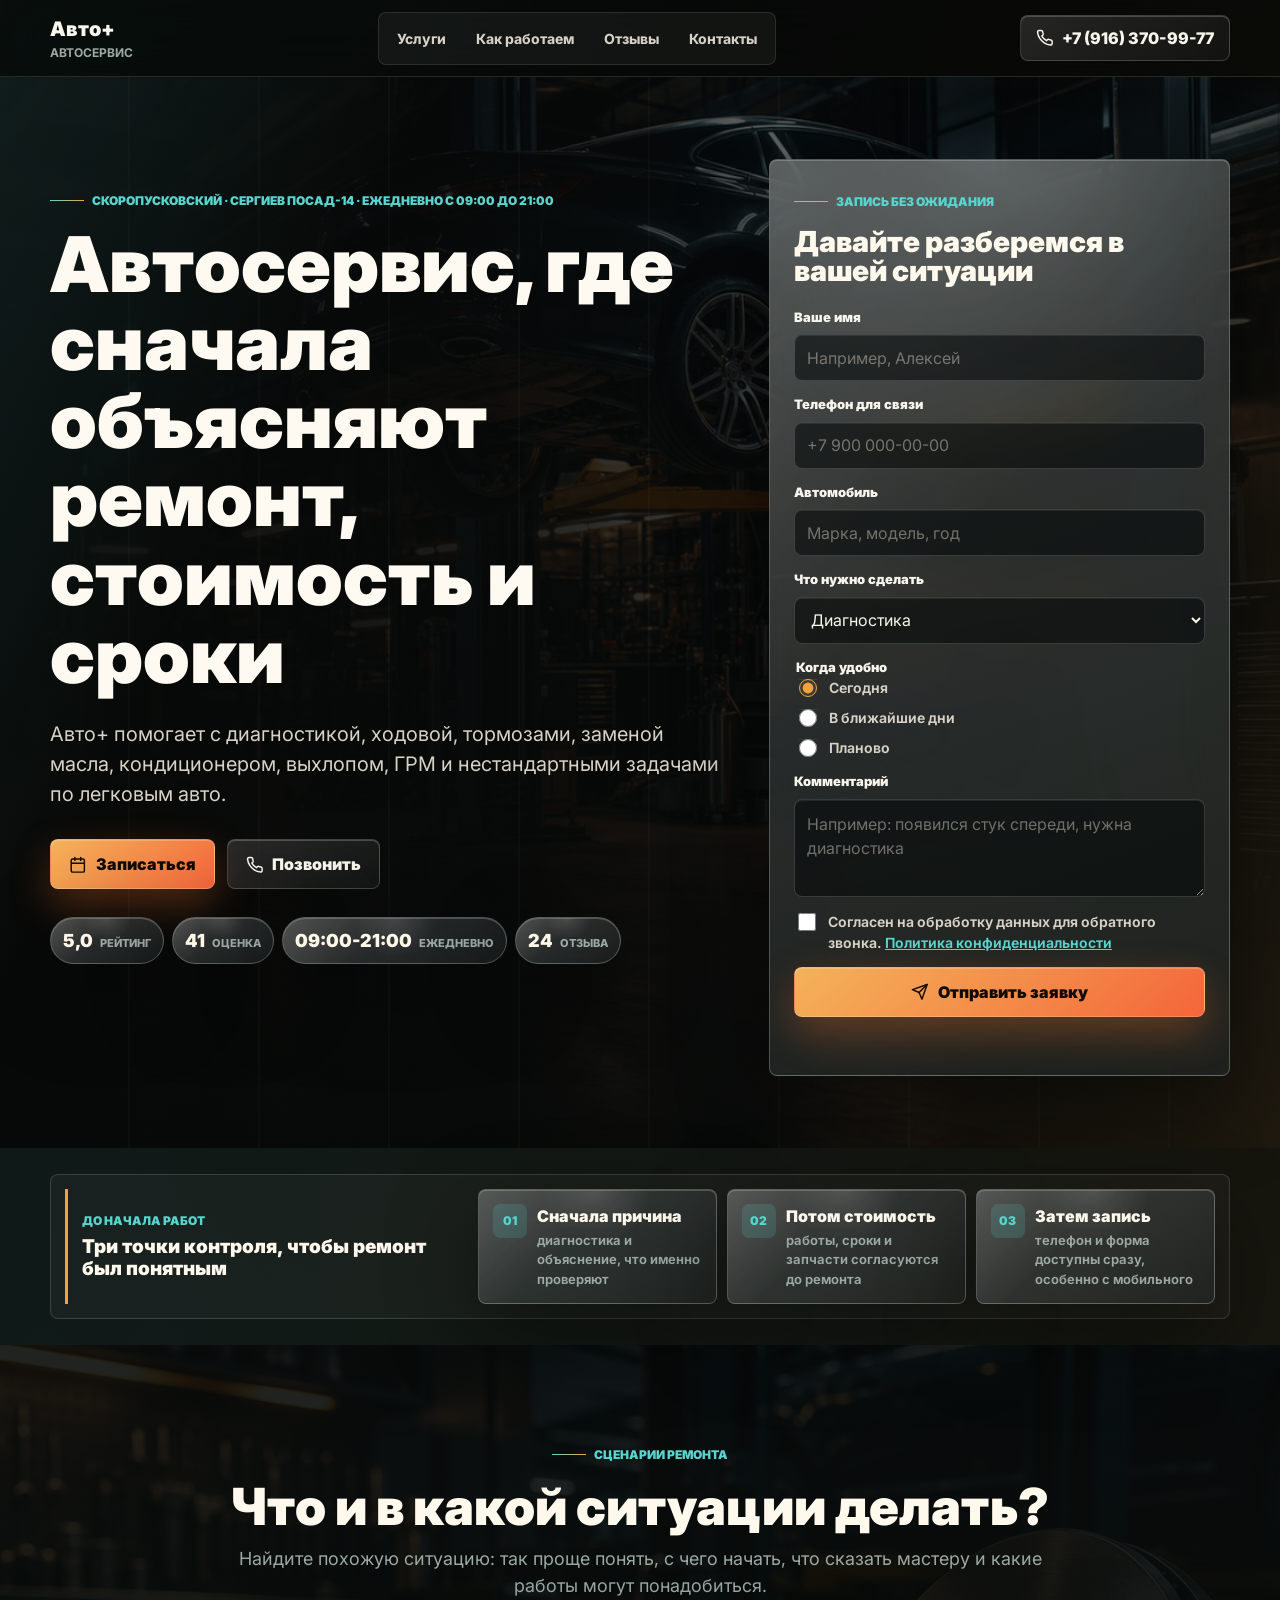
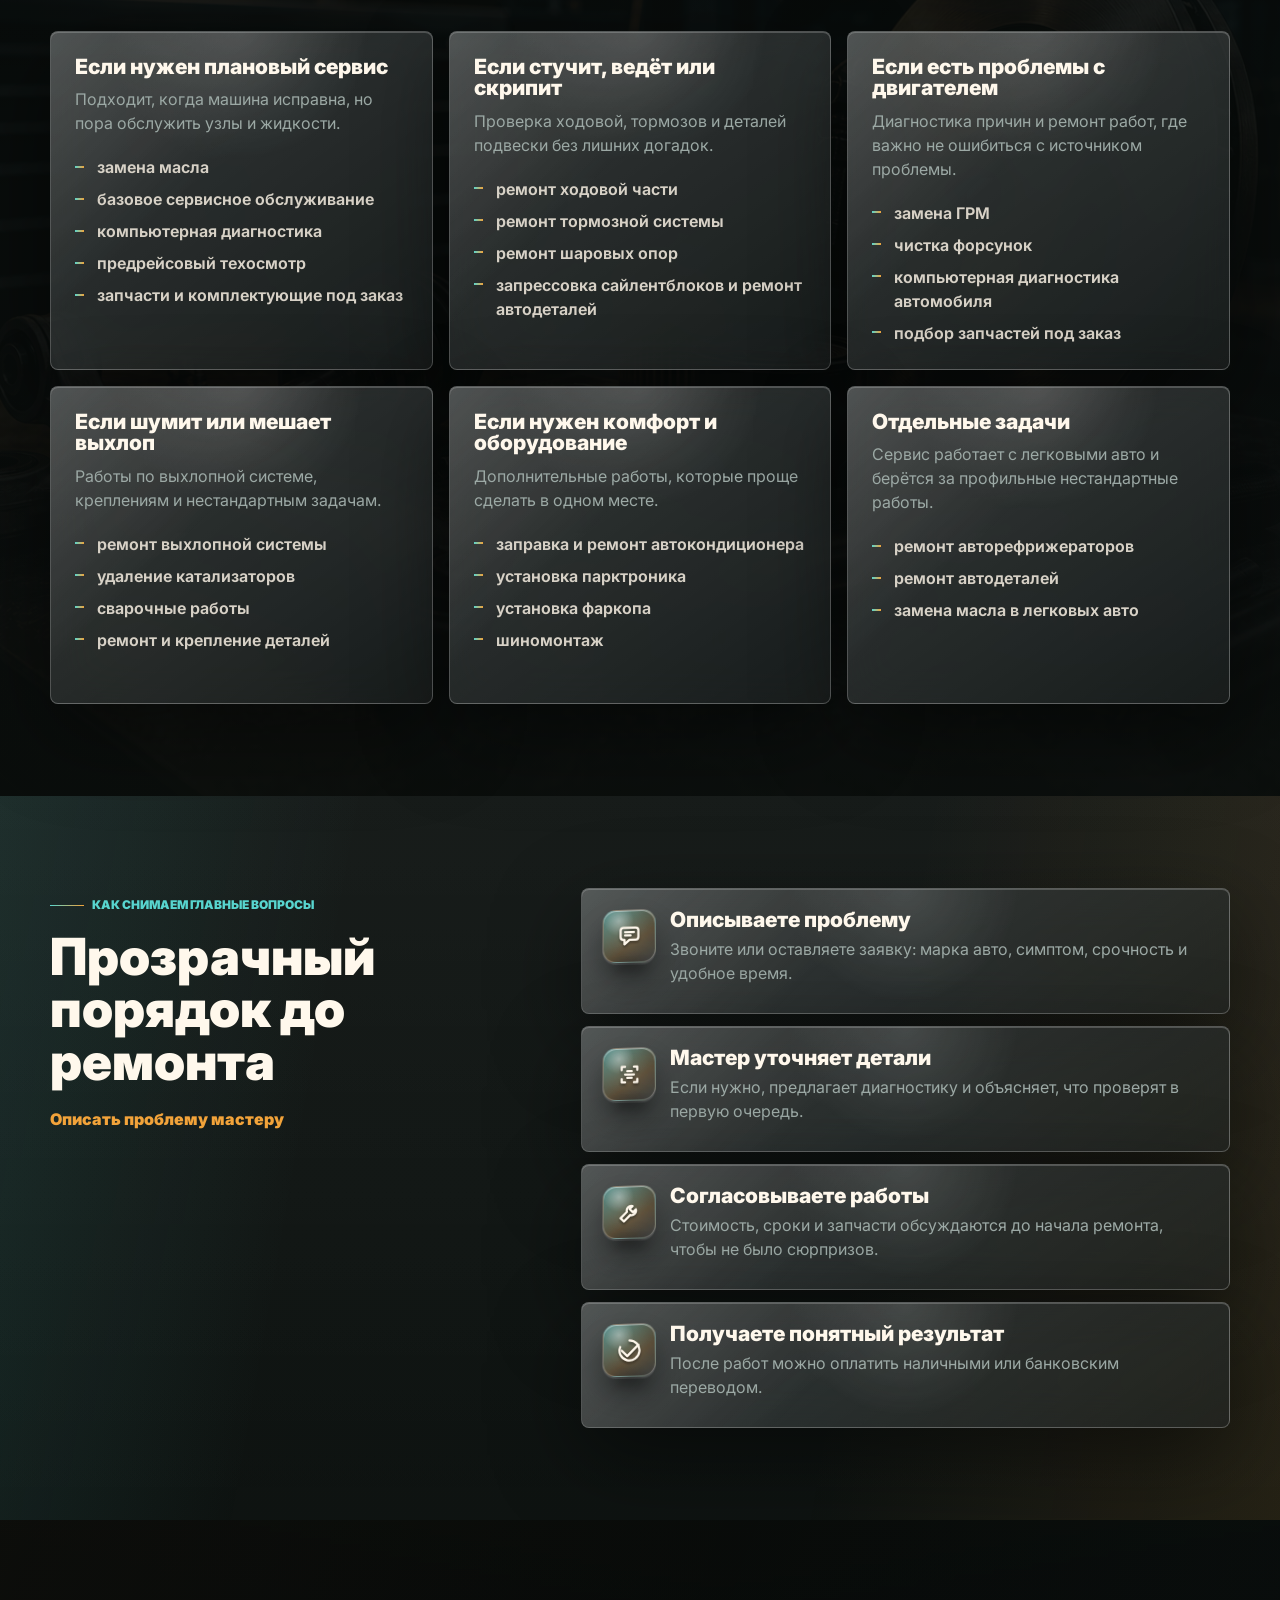
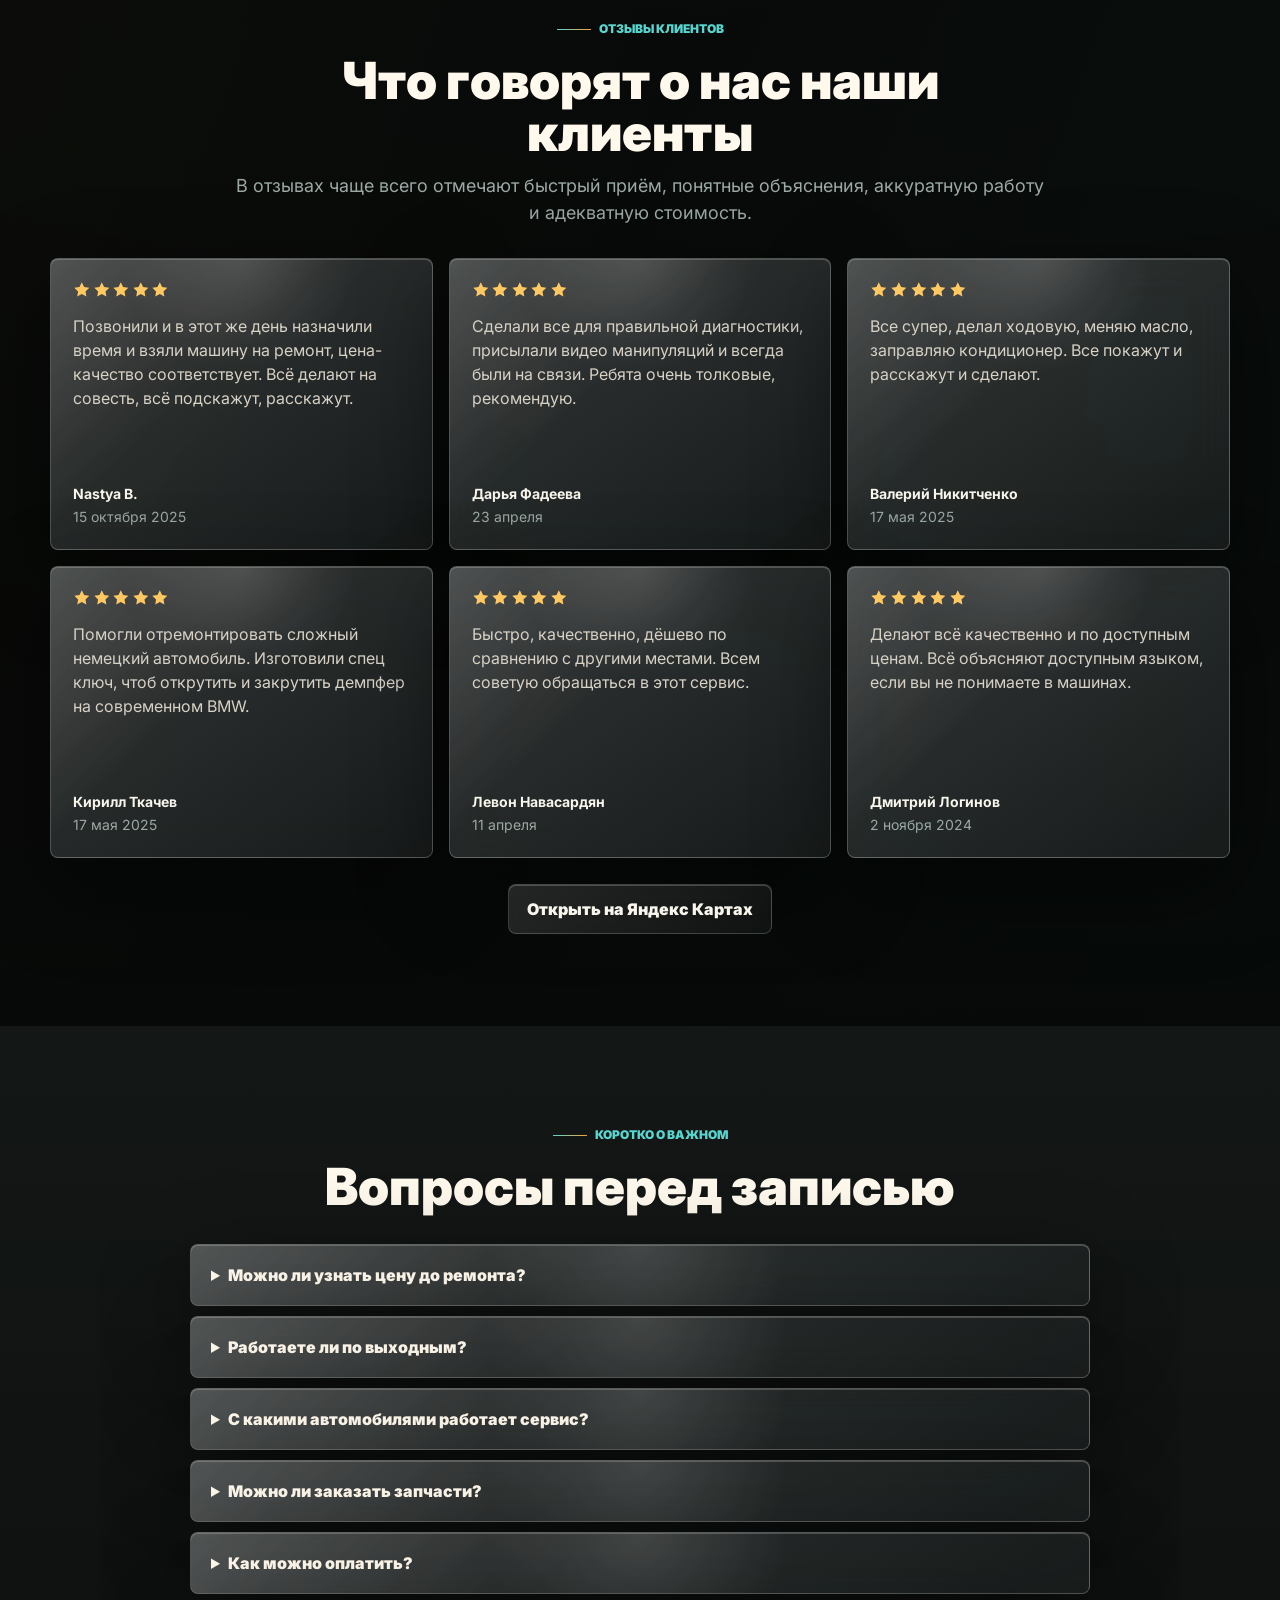
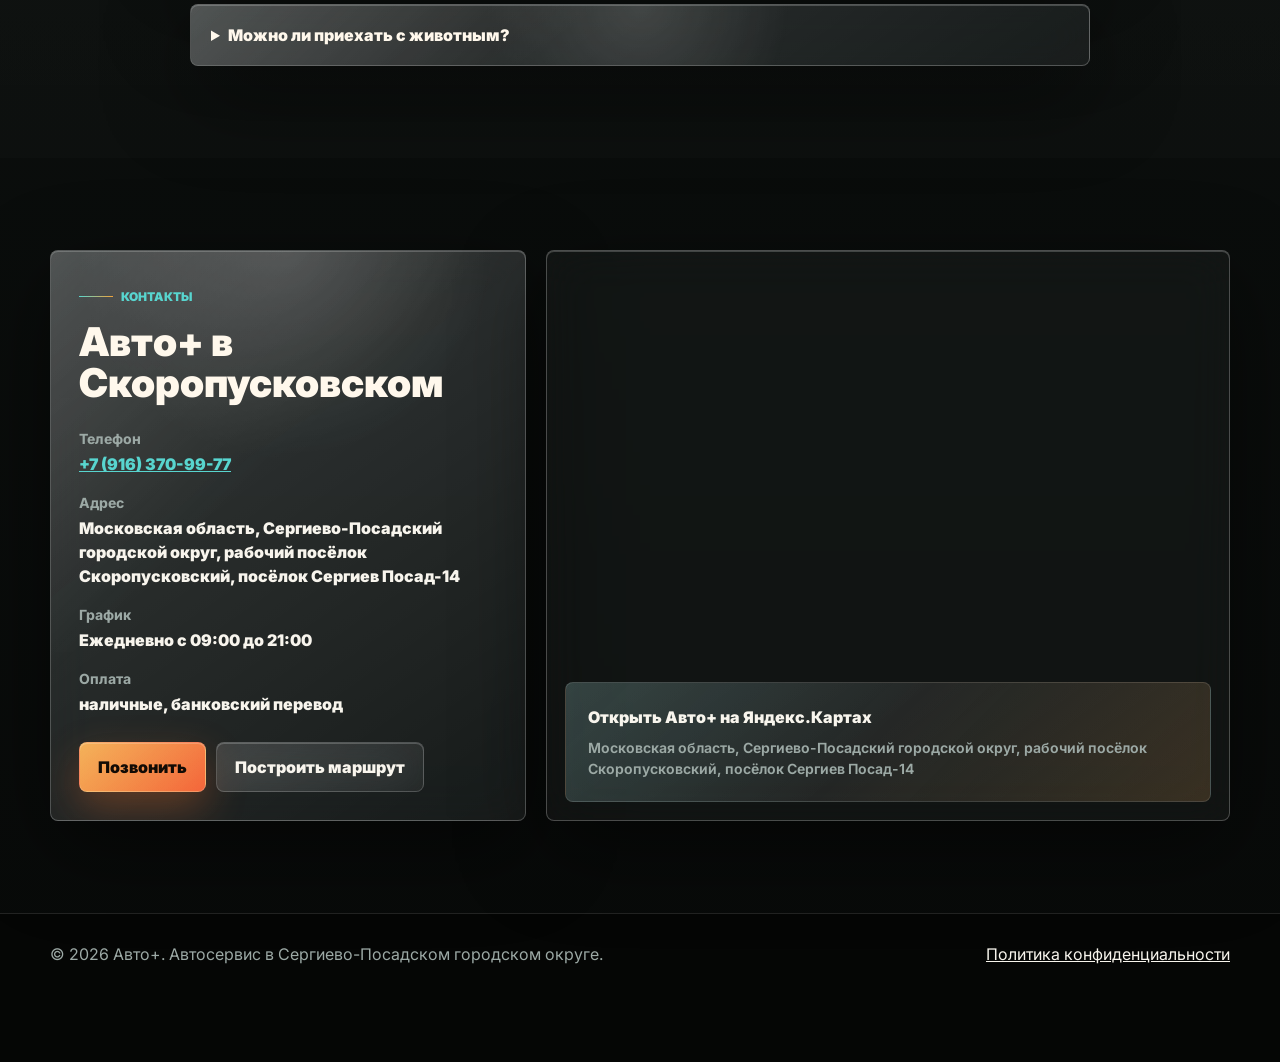
<file: index.html>
﻿<!doctype html>
<html lang="ru">
<head>
    <meta charset="utf-8">
    <meta name="viewport" content="width=device-width, initial-scale=1">
    <title>Авто+ | Автосервис в Скоропусковском, Сергиев Посад-14</title>
    <meta name="description" content="Автосервис Авто+ в Скоропусковском: диагностика, ходовая, тормоза, замена масла, ГРМ, кондиционер, выхлоп, шиномонтаж. Рейтинг 5,0 на Яндекс.Картах, ежедневно 09:00-21:00.">
    <meta name="robots" content="index, follow">
    <meta property="og:type" content="website">
    <meta property="og:title" content="Авто+ — автосервис в Скоропусковском">
    <meta property="og:description" content="Ремонт и обслуживание легковых авто. Рейтинг 5,0, ежедневно 09:00-21:00, запись по телефону и через форму.">
    <meta property="og:locale" content="ru_RU">
    <link rel="preconnect" href="https://fonts.googleapis.com">
    <link rel="preconnect" href="https://fonts.gstatic.com" crossorigin>
    <link href="https://fonts.googleapis.com/css2?family=Inter:wght@400;500;600;700;800;900&display=swap" rel="stylesheet">
    <link rel="stylesheet" href="./css/styles.css">
    <script type="application/ld+json">
        {
    "@context": "https://schema.org",
    "@type": "AutoRepair",
    "name": "Авто+",
    "telephone": "+7 (916) 370-99-77",
    "address": {
        "@type": "PostalAddress",
        "addressLocality": "рабочий посёлок Скоропусковский",
        "addressRegion": "Московская область",
        "streetAddress": "посёлок Сергиев Посад-14"
    },
    "geo": {
        "@type": "GeoCoordinates",
        "latitude": 56.376827,
        "longitude": 38.193858
    },
    "openingHoursSpecification": [
        {
            "@type": "OpeningHoursSpecification",
            "dayOfWeek": [
                "Monday",
                "Tuesday",
                "Wednesday",
                "Thursday",
                "Friday",
                "Saturday",
                "Sunday"
            ],
            "opens": "09:00",
            "closes": "21:00"
        }
    ],
    "aggregateRating": {
        "@type": "AggregateRating",
        "ratingValue": "5.0",
        "ratingCount": "41",
        "reviewCount": "24"
    },
    "url": "https://yandex.ru/maps/-/CPxr4YkE",
    "paymentAccepted": [
        "Cash",
        "BankTransfer"
    ],
    "areaServed": "Сергиево-Посадский городской округ"
}    </script>
</head>
<body>
    <a class="skip-link" href="#main">Перейти к содержанию</a>
    <div class="ambient-shell" aria-hidden="true"></div>

    <header class="site-header" aria-label="Верхняя навигация">
        <div class="container header-inner">
            <a class="brand" href="#top" aria-label="Авто+ на начало страницы">
                <span>
                    <strong>Авто+</strong>
                    <small>Автосервис</small>
                </span>
            </a>
            <nav class="nav" aria-label="Разделы сайта">
                <a href="#services">Услуги</a>
                <a href="#process">Как работаем</a>
                <a href="#reviews">Отзывы</a>
                <a href="#contacts">Контакты</a>
            </nav>
            <a class="header-phone" href="tel:+79163709977">
                <svg viewBox="0 0 24 24" aria-hidden="true"><path d="M22 16.92v3a2 2 0 0 1-2.18 2 19.79 19.79 0 0 1-8.63-3.07 19.5 19.5 0 0 1-6-6A19.79 19.79 0 0 1 2.12 4.2 2 2 0 0 1 4.11 2h3a2 2 0 0 1 2 1.72c.12.9.33 1.77.62 2.61a2 2 0 0 1-.45 2.11L8 9.72a16 16 0 0 0 6.28 6.28l1.28-1.28a2 2 0 0 1 2.11-.45c.84.29 1.71.5 2.61.62A2 2 0 0 1 22 16.92Z"/></svg>
                <span>+7 (916) 370-99-77</span>
            </a>
        </div>
    </header>

    <main id="main">
        <section class="hero section" id="top">
            <div class="container hero-grid">
                <div class="hero-copy">
                    <p class="eyebrow">Скоропусковский · Сергиев Посад-14 · Ежедневно с 09:00 до 21:00</p>
                    <h1>Автосервис, где сначала объясняют ремонт, стоимость и сроки</h1>
                    <p class="hero-lead">Авто+ помогает с диагностикой, ходовой, тормозами, заменой масла, кондиционером, выхлопом, ГРМ и нестандартными задачами по легковым авто.</p>
                    <div class="hero-actions" aria-label="Основные действия">
                        <a class="btn btn-primary" href="#booking">
                            <svg viewBox="0 0 24 24" aria-hidden="true"><path d="M8 2v4M16 2v4M3 10h18M5 4h14a2 2 0 0 1 2 2v14a2 2 0 0 1-2 2H5a2 2 0 0 1-2-2V6a2 2 0 0 1 2-2Z"/></svg>
                            Записаться
                        </a>
                        <a class="btn btn-secondary" href="tel:+79163709977">
                            <svg viewBox="0 0 24 24" aria-hidden="true"><path d="M22 16.92v3a2 2 0 0 1-2.18 2 19.79 19.79 0 0 1-8.63-3.07 19.5 19.5 0 0 1-6-6A19.79 19.79 0 0 1 2.12 4.2 2 2 0 0 1 4.11 2h3a2 2 0 0 1 2 1.72c.12.9.33 1.77.62 2.61a2 2 0 0 1-.45 2.11L8 9.72a16 16 0 0 0 6.28 6.28l1.28-1.28a2 2 0 0 1 2.11-.45c.84.29 1.71.5 2.61.62A2 2 0 0 1 22 16.92Z"/></svg>
                            Позвонить
                        </a>
                    </div>
                    <dl class="proof-grid" aria-label="Факты о сервисе">
                                                    <div>
                                <dt>5,0</dt>
                                <dd>рейтинг</dd>
                            </div>
                                                    <div>
                                <dt>41</dt>
                                <dd>оценка</dd>
                            </div>
                                                    <div>
                                <dt>09:00-21:00</dt>
                                <dd>ежедневно</dd>
                            </div>
                                                    <div>
                                <dt>24</dt>
                                <dd>отзыва</dd>
                            </div>
                                            </dl>
                </div>

                <aside class="booking-panel" id="booking" aria-labelledby="booking-title">
                    <div class="panel-heading">
                        <p class="eyebrow">Запись без ожидания</p>
                        <h2 id="booking-title">Давайте разберемся в вашей ситуации</h2>
                    </div>

                    
                    <form class="lead-form" action="#booking" method="post" novalidate>
                        <div class="form-row">
                            <label for="name">Ваше имя</label>
                            <input id="name" name="name" type="text" autocomplete="name" maxlength="80" placeholder="Например, Алексей">
                        </div>
                        <div class="form-row">
                            <label for="phone">Телефон для связи</label>
                            <input id="phone" name="phone" type="tel" autocomplete="tel" inputmode="tel" maxlength="30" placeholder="+7 900 000-00-00" required>
                        </div>
                        <div class="form-row">
                            <label for="car">Автомобиль</label>
                            <input id="car" name="car" type="text" maxlength="80" placeholder="Марка, модель, год">
                        </div>
                        <div class="form-row">
                            <label for="service">Что нужно сделать</label>
                            <select id="service" name="service">
                                <option value="Диагностика">Диагностика</option>
                                <option value="Ходовая или тормоза">Ходовая или тормоза</option>
                                <option value="Замена масла / ТО">Замена масла / ТО</option>
                                <option value="Кондиционер">Кондиционер</option>
                                <option value="Выхлоп / сварка">Выхлоп / сварка</option>
                                <option value="ГРМ / форсунки">ГРМ / форсунки</option>
                                <option value="Шиномонтаж">Шиномонтаж</option>
                                <option value="Другое">Другое</option>
                            </select>
                        </div>
                        <fieldset class="choice-field">
                            <legend>Когда удобно</legend>
                            <label><input type="radio" name="urgency" value="Сегодня" checked> Сегодня</label>
                            <label><input type="radio" name="urgency" value="В ближайшие дни"> В ближайшие дни</label>
                            <label><input type="radio" name="urgency" value="Планово"> Планово</label>
                        </fieldset>
                        <div class="form-row">
                            <label for="comment">Комментарий</label>
                            <textarea id="comment" name="comment" rows="3" maxlength="700" placeholder="Например: появился стук спереди, нужна диагностика"></textarea>
                        </div>
                        <input class="honey" type="text" name="company" tabindex="-1" autocomplete="off" aria-hidden="true">
                        <label class="consent">
                            <input type="checkbox" name="consent" value="1" required>
                            <span>Согласен на обработку данных для обратного звонка. <a href="./privacy.html">Политика конфиденциальности</a></span>
                        </label>
                        <button class="btn btn-primary btn-wide" type="submit">
                            <svg viewBox="0 0 24 24" aria-hidden="true"><path d="m22 2-7 20-4-9-9-4 20-7Z"/><path d="M22 2 11 13"/></svg>
                            Отправить заявку
                        </button>
                        <p class="form-status" aria-live="polite"></p>
                    </form>
                </aside>
            </div>
        </section>

        <section class="section trust-strip" aria-label="Что сервис согласует перед ремонтом">
            <div class="container trust-grid">
                <div class="trust-intro">
                    <span>До начала работ</span>
                    <strong>Три точки контроля, чтобы ремонт был понятным</strong>
                </div>
                <ul class="trust-points">
                    <li>
                        <span>01</span>
                        <strong>Сначала причина</strong>
                        <em>диагностика и объяснение, что именно проверяют</em>
                    </li>
                    <li>
                        <span>02</span>
                        <strong>Потом стоимость</strong>
                        <em>работы, сроки и запчасти согласуются до ремонта</em>
                    </li>
                    <li>
                        <span>03</span>
                        <strong>Затем запись</strong>
                        <em>телефон и форма доступны сразу, особенно с мобильного</em>
                    </li>
                </ul>
            </div>
        </section>

        <section class="section" id="services">
            <div class="container section-heading">
                <p class="eyebrow">Сценарии ремонта</p>
                <h2>Что и в какой ситуации делать?</h2>
                <p>Найдите похожую ситуацию: так проще понять, с чего начать, что сказать мастеру и какие работы могут понадобиться.</p>
            </div>
            <div class="container service-grid">
                                    <article class="service-card">
                        <h3>Если нужен плановый сервис</h3>
                        <p>Подходит, когда машина исправна, но пора обслужить узлы и жидкости.</p>
                        <ul>
                                                            <li>замена масла</li>
                                                            <li>базовое сервисное обслуживание</li>
                                                            <li>компьютерная диагностика</li>
                                                            <li>предрейсовый техосмотр</li>
                                                            <li>запчасти и комплектующие под заказ</li>
                                                    </ul>
                    </article>
                                    <article class="service-card">
                        <h3>Если стучит, ведёт или скрипит</h3>
                        <p>Проверка ходовой, тормозов и деталей подвески без лишних догадок.</p>
                        <ul>
                                                            <li>ремонт ходовой части</li>
                                                            <li>ремонт тормозной системы</li>
                                                            <li>ремонт шаровых опор</li>
                                                            <li>запрессовка сайлентблоков и ремонт автодеталей</li>
                                                    </ul>
                    </article>
                                    <article class="service-card">
                        <h3>Если есть проблемы с двигателем</h3>
                        <p>Диагностика причин и ремонт работ, где важно не ошибиться с источником проблемы.</p>
                        <ul>
                                                            <li>замена ГРМ</li>
                                                            <li>чистка форсунок</li>
                                                            <li>компьютерная диагностика автомобиля</li>
                                                            <li>подбор запчастей под заказ</li>
                                                    </ul>
                    </article>
                                    <article class="service-card">
                        <h3>Если шумит или мешает выхлоп</h3>
                        <p>Работы по выхлопной системе, креплениям и нестандартным задачам.</p>
                        <ul>
                                                            <li>ремонт выхлопной системы</li>
                                                            <li>удаление катализаторов</li>
                                                            <li>сварочные работы</li>
                                                            <li>ремонт и крепление деталей</li>
                                                    </ul>
                    </article>
                                    <article class="service-card">
                        <h3>Если нужен комфорт и оборудование</h3>
                        <p>Дополнительные работы, которые проще сделать в одном месте.</p>
                        <ul>
                                                            <li>заправка и ремонт автокондиционера</li>
                                                            <li>установка парктроника</li>
                                                            <li>установка фаркопа</li>
                                                            <li>шиномонтаж</li>
                                                    </ul>
                    </article>
                                    <article class="service-card">
                        <h3>Отдельные задачи</h3>
                        <p>Сервис работает с легковыми авто и берётся за профильные нестандартные работы.</p>
                        <ul>
                                                            <li>ремонт авторефрижераторов</li>
                                                            <li>ремонт автодеталей</li>
                                                            <li>замена масла в легковых авто</li>
                                                    </ul>
                    </article>
                            </div>
        </section>

        <section class="section process" id="process">
            <div class="container process-grid">
                <div class="section-heading align-left">
                    <p class="eyebrow">Как снимаем главные вопросы</p>
                    <h2>Прозрачный порядок до ремонта</h2>
                    <a class="text-link" href="#booking">Описать проблему мастеру</a>
                </div>
                <ol class="steps">
                                            <li>
                            <span class="step-icon" aria-hidden="true">
                                <svg viewBox="0 0 24 24"><path d="M4 6.5A2.5 2.5 0 0 1 6.5 4h11A2.5 2.5 0 0 1 20 6.5v6A2.5 2.5 0 0 1 17.5 15H12l-4.5 4v-4h-1A2.5 2.5 0 0 1 4 12.5v-6Z"/><path d="M8 8h8M8 11h5"/></svg>
                            </span>
                            <div>
                                <h3>Описываете проблему</h3>
                                <p>Звоните или оставляете заявку: марка авто, симптом, срочность и удобное время.</p>
                            </div>
                        </li>
                                            <li>
                            <span class="step-icon" aria-hidden="true">
                                <svg viewBox="0 0 24 24"><path d="M5 8V5h3M16 5h3v3M19 16v3h-3M8 19H5v-3"/><path d="M8 12h8M10 9h4M10 15h4"/></svg>
                            </span>
                            <div>
                                <h3>Мастер уточняет детали</h3>
                                <p>Если нужно, предлагает диагностику и объясняет, что проверят в первую очередь.</p>
                            </div>
                        </li>
                                            <li>
                            <span class="step-icon" aria-hidden="true">
                                <svg viewBox="0 0 24 24"><path d="M14.7 6.3a4 4 0 0 0-5 5L4 17l3 3 5.7-5.7a4 4 0 0 0 5-5l-2.6 2.6-3-3 2.6-2.6Z"/></svg>
                            </span>
                            <div>
                                <h3>Согласовываете работы</h3>
                                <p>Стоимость, сроки и запчасти обсуждаются до начала ремонта, чтобы не было сюрпризов.</p>
                            </div>
                        </li>
                                            <li>
                            <span class="step-icon" aria-hidden="true">
                                <svg viewBox="0 0 24 24"><path d="M20 7 10 17l-5-5"/><path d="M12 3a9 9 0 1 1-8.4 5.7"/></svg>
                            </span>
                            <div>
                                <h3>Получаете понятный результат</h3>
                                <p>После работ можно оплатить наличными или банковским переводом.</p>
                            </div>
                        </li>
                                    </ol>
            </div>
        </section>

        <section class="section reviews" id="reviews">
            <div class="container section-heading">
                <p class="eyebrow">Отзывы клиентов</p>
                <h2>Что говорят о нас наши клиенты</h2>
                <p>В отзывах чаще всего отмечают быстрый приём, понятные объяснения, аккуратную работу и адекватную стоимость.</p>
            </div>
            <div class="container review-grid">
                                    <figure class="review-card">
                        <div class="stars" aria-label="Положительный отзыв">
                            <svg viewBox="0 0 20 20" aria-hidden="true"><path d="m10 1.5 2.6 5.3 5.9.9-4.3 4.1 1 5.8L10 14.9l-5.2 2.7 1-5.8-4.3-4.1 5.9-.9L10 1.5Z"/></svg>
                            <svg viewBox="0 0 20 20" aria-hidden="true"><path d="m10 1.5 2.6 5.3 5.9.9-4.3 4.1 1 5.8L10 14.9l-5.2 2.7 1-5.8-4.3-4.1 5.9-.9L10 1.5Z"/></svg>
                            <svg viewBox="0 0 20 20" aria-hidden="true"><path d="m10 1.5 2.6 5.3 5.9.9-4.3 4.1 1 5.8L10 14.9l-5.2 2.7 1-5.8-4.3-4.1 5.9-.9L10 1.5Z"/></svg>
                            <svg viewBox="0 0 20 20" aria-hidden="true"><path d="m10 1.5 2.6 5.3 5.9.9-4.3 4.1 1 5.8L10 14.9l-5.2 2.7 1-5.8-4.3-4.1 5.9-.9L10 1.5Z"/></svg>
                            <svg viewBox="0 0 20 20" aria-hidden="true"><path d="m10 1.5 2.6 5.3 5.9.9-4.3 4.1 1 5.8L10 14.9l-5.2 2.7 1-5.8-4.3-4.1 5.9-.9L10 1.5Z"/></svg>
                        </div>
                        <blockquote>Позвонили и в этот же день назначили время и взяли машину на ремонт, цена-качество соответствует. Всё делают на совесть, всё подскажут, расскажут.</blockquote>
                        <figcaption>
                            <strong>Nastya B.</strong>
                            <span>15 октября 2025</span>
                        </figcaption>
                    </figure>
                                    <figure class="review-card">
                        <div class="stars" aria-label="Положительный отзыв">
                            <svg viewBox="0 0 20 20" aria-hidden="true"><path d="m10 1.5 2.6 5.3 5.9.9-4.3 4.1 1 5.8L10 14.9l-5.2 2.7 1-5.8-4.3-4.1 5.9-.9L10 1.5Z"/></svg>
                            <svg viewBox="0 0 20 20" aria-hidden="true"><path d="m10 1.5 2.6 5.3 5.9.9-4.3 4.1 1 5.8L10 14.9l-5.2 2.7 1-5.8-4.3-4.1 5.9-.9L10 1.5Z"/></svg>
                            <svg viewBox="0 0 20 20" aria-hidden="true"><path d="m10 1.5 2.6 5.3 5.9.9-4.3 4.1 1 5.8L10 14.9l-5.2 2.7 1-5.8-4.3-4.1 5.9-.9L10 1.5Z"/></svg>
                            <svg viewBox="0 0 20 20" aria-hidden="true"><path d="m10 1.5 2.6 5.3 5.9.9-4.3 4.1 1 5.8L10 14.9l-5.2 2.7 1-5.8-4.3-4.1 5.9-.9L10 1.5Z"/></svg>
                            <svg viewBox="0 0 20 20" aria-hidden="true"><path d="m10 1.5 2.6 5.3 5.9.9-4.3 4.1 1 5.8L10 14.9l-5.2 2.7 1-5.8-4.3-4.1 5.9-.9L10 1.5Z"/></svg>
                        </div>
                        <blockquote>Сделали все для правильной диагностики, присылали видео манипуляций и всегда были на связи. Ребята очень толковые, рекомендую.</blockquote>
                        <figcaption>
                            <strong>Дарья Фадеева</strong>
                            <span>23 апреля</span>
                        </figcaption>
                    </figure>
                                    <figure class="review-card">
                        <div class="stars" aria-label="Положительный отзыв">
                            <svg viewBox="0 0 20 20" aria-hidden="true"><path d="m10 1.5 2.6 5.3 5.9.9-4.3 4.1 1 5.8L10 14.9l-5.2 2.7 1-5.8-4.3-4.1 5.9-.9L10 1.5Z"/></svg>
                            <svg viewBox="0 0 20 20" aria-hidden="true"><path d="m10 1.5 2.6 5.3 5.9.9-4.3 4.1 1 5.8L10 14.9l-5.2 2.7 1-5.8-4.3-4.1 5.9-.9L10 1.5Z"/></svg>
                            <svg viewBox="0 0 20 20" aria-hidden="true"><path d="m10 1.5 2.6 5.3 5.9.9-4.3 4.1 1 5.8L10 14.9l-5.2 2.7 1-5.8-4.3-4.1 5.9-.9L10 1.5Z"/></svg>
                            <svg viewBox="0 0 20 20" aria-hidden="true"><path d="m10 1.5 2.6 5.3 5.9.9-4.3 4.1 1 5.8L10 14.9l-5.2 2.7 1-5.8-4.3-4.1 5.9-.9L10 1.5Z"/></svg>
                            <svg viewBox="0 0 20 20" aria-hidden="true"><path d="m10 1.5 2.6 5.3 5.9.9-4.3 4.1 1 5.8L10 14.9l-5.2 2.7 1-5.8-4.3-4.1 5.9-.9L10 1.5Z"/></svg>
                        </div>
                        <blockquote>Все супер, делал ходовую, меняю масло, заправляю кондиционер. Все покажут и расскажут и сделают.</blockquote>
                        <figcaption>
                            <strong>Валерий Никитченко</strong>
                            <span>17 мая 2025</span>
                        </figcaption>
                    </figure>
                                    <figure class="review-card">
                        <div class="stars" aria-label="Положительный отзыв">
                            <svg viewBox="0 0 20 20" aria-hidden="true"><path d="m10 1.5 2.6 5.3 5.9.9-4.3 4.1 1 5.8L10 14.9l-5.2 2.7 1-5.8-4.3-4.1 5.9-.9L10 1.5Z"/></svg>
                            <svg viewBox="0 0 20 20" aria-hidden="true"><path d="m10 1.5 2.6 5.3 5.9.9-4.3 4.1 1 5.8L10 14.9l-5.2 2.7 1-5.8-4.3-4.1 5.9-.9L10 1.5Z"/></svg>
                            <svg viewBox="0 0 20 20" aria-hidden="true"><path d="m10 1.5 2.6 5.3 5.9.9-4.3 4.1 1 5.8L10 14.9l-5.2 2.7 1-5.8-4.3-4.1 5.9-.9L10 1.5Z"/></svg>
                            <svg viewBox="0 0 20 20" aria-hidden="true"><path d="m10 1.5 2.6 5.3 5.9.9-4.3 4.1 1 5.8L10 14.9l-5.2 2.7 1-5.8-4.3-4.1 5.9-.9L10 1.5Z"/></svg>
                            <svg viewBox="0 0 20 20" aria-hidden="true"><path d="m10 1.5 2.6 5.3 5.9.9-4.3 4.1 1 5.8L10 14.9l-5.2 2.7 1-5.8-4.3-4.1 5.9-.9L10 1.5Z"/></svg>
                        </div>
                        <blockquote>Помогли отремонтировать сложный немецкий автомобиль. Изготовили спец ключ, чтоб открутить и закрутить демпфер на современном BMW.</blockquote>
                        <figcaption>
                            <strong>Кирилл Ткачев</strong>
                            <span>17 мая 2025</span>
                        </figcaption>
                    </figure>
                                    <figure class="review-card">
                        <div class="stars" aria-label="Положительный отзыв">
                            <svg viewBox="0 0 20 20" aria-hidden="true"><path d="m10 1.5 2.6 5.3 5.9.9-4.3 4.1 1 5.8L10 14.9l-5.2 2.7 1-5.8-4.3-4.1 5.9-.9L10 1.5Z"/></svg>
                            <svg viewBox="0 0 20 20" aria-hidden="true"><path d="m10 1.5 2.6 5.3 5.9.9-4.3 4.1 1 5.8L10 14.9l-5.2 2.7 1-5.8-4.3-4.1 5.9-.9L10 1.5Z"/></svg>
                            <svg viewBox="0 0 20 20" aria-hidden="true"><path d="m10 1.5 2.6 5.3 5.9.9-4.3 4.1 1 5.8L10 14.9l-5.2 2.7 1-5.8-4.3-4.1 5.9-.9L10 1.5Z"/></svg>
                            <svg viewBox="0 0 20 20" aria-hidden="true"><path d="m10 1.5 2.6 5.3 5.9.9-4.3 4.1 1 5.8L10 14.9l-5.2 2.7 1-5.8-4.3-4.1 5.9-.9L10 1.5Z"/></svg>
                            <svg viewBox="0 0 20 20" aria-hidden="true"><path d="m10 1.5 2.6 5.3 5.9.9-4.3 4.1 1 5.8L10 14.9l-5.2 2.7 1-5.8-4.3-4.1 5.9-.9L10 1.5Z"/></svg>
                        </div>
                        <blockquote>Быстро, качественно, дёшево по сравнению с другими местами. Всем советую обращаться в этот сервис.</blockquote>
                        <figcaption>
                            <strong>Левон Навасардян</strong>
                            <span>11 апреля</span>
                        </figcaption>
                    </figure>
                                    <figure class="review-card">
                        <div class="stars" aria-label="Положительный отзыв">
                            <svg viewBox="0 0 20 20" aria-hidden="true"><path d="m10 1.5 2.6 5.3 5.9.9-4.3 4.1 1 5.8L10 14.9l-5.2 2.7 1-5.8-4.3-4.1 5.9-.9L10 1.5Z"/></svg>
                            <svg viewBox="0 0 20 20" aria-hidden="true"><path d="m10 1.5 2.6 5.3 5.9.9-4.3 4.1 1 5.8L10 14.9l-5.2 2.7 1-5.8-4.3-4.1 5.9-.9L10 1.5Z"/></svg>
                            <svg viewBox="0 0 20 20" aria-hidden="true"><path d="m10 1.5 2.6 5.3 5.9.9-4.3 4.1 1 5.8L10 14.9l-5.2 2.7 1-5.8-4.3-4.1 5.9-.9L10 1.5Z"/></svg>
                            <svg viewBox="0 0 20 20" aria-hidden="true"><path d="m10 1.5 2.6 5.3 5.9.9-4.3 4.1 1 5.8L10 14.9l-5.2 2.7 1-5.8-4.3-4.1 5.9-.9L10 1.5Z"/></svg>
                            <svg viewBox="0 0 20 20" aria-hidden="true"><path d="m10 1.5 2.6 5.3 5.9.9-4.3 4.1 1 5.8L10 14.9l-5.2 2.7 1-5.8-4.3-4.1 5.9-.9L10 1.5Z"/></svg>
                        </div>
                        <blockquote>Делают всё качественно и по доступным ценам. Всё объясняют доступным языком, если вы не понимаете в машинах.</blockquote>
                        <figcaption>
                            <strong>Дмитрий Логинов</strong>
                            <span>2 ноября 2024</span>
                        </figcaption>
                    </figure>
                            </div>
            <div class="container centered-cta">
                <a class="btn btn-secondary" href="https://yandex.ru/maps/-/CPxr4YkE" target="_blank" rel="noopener">Открыть на Яндекс Картах</a>
            </div>
        </section>

        <section class="section faq" aria-labelledby="faq-title">
            <div class="container section-heading">
                <p class="eyebrow">Коротко о важном</p>
                <h2 id="faq-title">Вопросы перед записью</h2>
            </div>
            <div class="container faq-list">
                                    <details>
                        <summary>Можно ли узнать цену до ремонта?</summary>
                        <p>Да. На сайте не указаны выдуманные цены, потому что итог зависит от модели, состояния узла и запчастей. Оставьте симптом в заявке: мастер уточнит ориентир и согласует работы до начала ремонта.</p>
                    </details>
                                    <details>
                        <summary>Работаете ли по выходным?</summary>
                        <p>Да, сервис открыт каждый день с 09:00 до 21:00.</p>
                    </details>
                                    <details>
                        <summary>С какими автомобилями работает сервис?</summary>
                        <p>В карточке указаны легковые автомобили. Для нестандартной задачи лучше коротко описать проблему в заявке или позвонить.</p>
                    </details>
                                    <details>
                        <summary>Можно ли заказать запчасти?</summary>
                        <p>Да, в услугах указаны запчасти и комплектующие под заказ.</p>
                    </details>
                                    <details>
                        <summary>Как можно оплатить?</summary>
                        <p>Доступна оплата наличными и банковским переводом.</p>
                    </details>
                                    <details>
                        <summary>Можно ли приехать с животным?</summary>
                        <p>Да, в особенностях указано, что посещение разрешено со всеми животными.</p>
                    </details>
                            </div>
        </section>

        <section class="section contacts" id="contacts">
            <div class="container contacts-grid">
                <div class="contact-card">
                    <p class="eyebrow">Контакты</p>
                    <h2>Авто+ в Скоропусковском</h2>
                    <dl class="contact-list">
                        <div>
                            <dt>Телефон</dt>
                            <dd><a href="tel:+79163709977">+7 (916) 370-99-77</a></dd>
                        </div>
                        <div>
                            <dt>Адрес</dt>
                            <dd>Московская область, Сергиево-Посадский городской округ, рабочий посёлок Скоропусковский, посёлок Сергиев Посад-14</dd>
                        </div>
                        <div>
                            <dt>График</dt>
                            <dd>Ежедневно с 09:00 до 21:00</dd>
                        </div>
                        <div>
                            <dt>Оплата</dt>
                            <dd>наличные, банковский перевод</dd>
                        </div>
                    </dl>
                    <div class="contact-actions">
                        <a class="btn btn-primary" href="tel:+79163709977">Позвонить</a>
                        <a class="btn btn-secondary" href="https://yandex.ru/maps/-/CPxr4YkE" target="_blank" rel="noopener">Построить маршрут</a>
                    </div>
                </div>
                <div class="map-wrap" aria-label="Карта расположения Авто+">
                    <a class="map-fallback" href="https://yandex.ru/maps/-/CPxr4YkE" target="_blank" rel="noopener">
                        <strong>Открыть Авто+ на Яндекс.Картах</strong>
                        <span>Московская область, Сергиево-Посадский городской округ, рабочий посёлок Скоропусковский, посёлок Сергиев Посад-14</span>
                    </a>
                    <iframe src="https://yandex.ru/map-widget/v1/?ll=38.193858%2C56.376827&amp;mode=search&amp;oid=167443148786&amp;ol=biz&amp;z=16" title="Авто+ на карте" loading="lazy"></iframe>
                </div>
            </div>
        </section>
    </main>

    <footer class="site-footer">
        <div class="container footer-inner">
            <p>© 2026 Авто+. Автосервис в Сергиево-Посадском городском округе.</p>
            <a href="./privacy.html">Политика конфиденциальности</a>
        </div>
    </footer>

    <div class="mobile-cta" aria-label="Быстрые действия">
        <a href="tel:+79163709977">
            <svg viewBox="0 0 24 24" aria-hidden="true"><path d="M22 16.92v3a2 2 0 0 1-2.18 2 19.79 19.79 0 0 1-8.63-3.07 19.5 19.5 0 0 1-6-6A19.79 19.79 0 0 1 2.12 4.2 2 2 0 0 1 4.11 2h3a2 2 0 0 1 2 1.72c.12.9.33 1.77.62 2.61a2 2 0 0 1-.45 2.11L8 9.72a16 16 0 0 0 6.28 6.28l1.28-1.28a2 2 0 0 1 2.11-.45c.84.29 1.71.5 2.61.62A2 2 0 0 1 22 16.92Z"/></svg>
            Позвонить
        </a>
        <a href="#booking">
            <svg viewBox="0 0 24 24" aria-hidden="true"><path d="M8 2v4M16 2v4M3 10h18M5 4h14a2 2 0 0 1 2 2v14a2 2 0 0 1-2 2H5a2 2 0 0 1-2-2V6a2 2 0 0 1 2-2Z"/></svg>
            Записаться
        </a>
    </div>

    <script src="./js/site.js" defer></script>
</body>
</html>
</file>
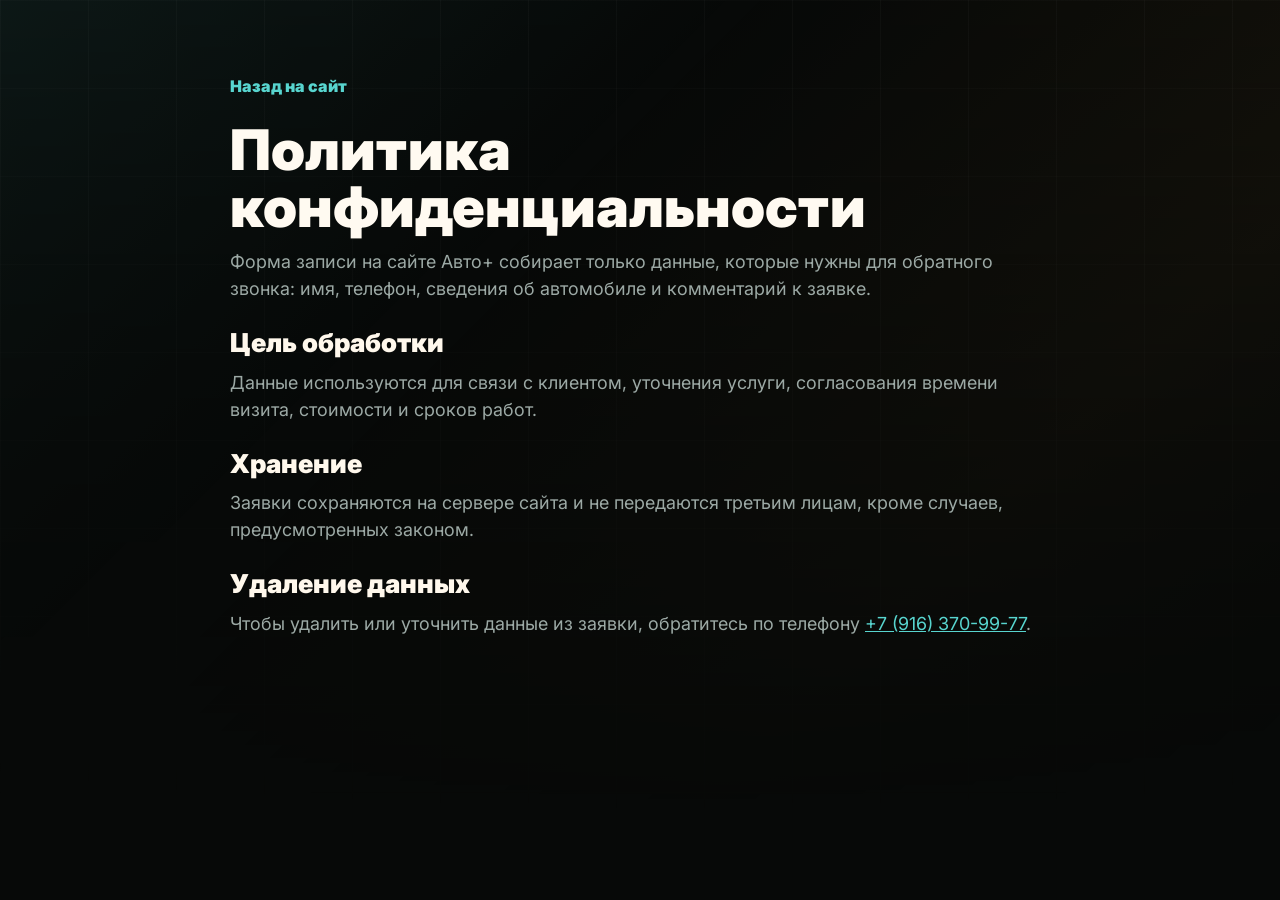
<file: privacy.html>
﻿<!doctype html>
<html lang="ru">
<head>
    <meta charset="utf-8">
    <meta name="viewport" content="width=device-width, initial-scale=1">
    <title>Политика конфиденциальности | Авто+</title>
    <meta name="robots" content="noindex, follow">
    <link rel="preconnect" href="https://fonts.googleapis.com">
    <link rel="preconnect" href="https://fonts.gstatic.com" crossorigin>
    <link href="https://fonts.googleapis.com/css2?family=Inter:wght@400;500;600;700;800;900&display=swap" rel="stylesheet">
    <link rel="stylesheet" href="./css/styles.css">
</head>
<body class="policy-page">
    <main class="container policy">
        <a class="text-link" href="./index.html#booking">Назад на сайт</a>
        <h1>Политика конфиденциальности</h1>
        <p>Форма записи на сайте Авто+ собирает только данные, которые нужны для обратного звонка: имя, телефон, сведения об автомобиле и комментарий к заявке.</p>
        <h2>Цель обработки</h2>
        <p>Данные используются для связи с клиентом, уточнения услуги, согласования времени визита, стоимости и сроков работ.</p>
        <h2>Хранение</h2>
        <p>Заявки сохраняются на сервере сайта и не передаются третьим лицам, кроме случаев, предусмотренных законом.</p>
        <h2>Удаление данных</h2>
        <p>Чтобы удалить или уточнить данные из заявки, обратитесь по телефону <a href="tel:+79163709977">+7 (916) 370-99-77</a>.</p>
    </main>
</body>
</html>
</file>
<file: css/styles.css>
﻿:root {
    --bg: #070908;
    --bg-2: #0d1110;
    --panel: rgba(18, 24, 23, .58);
    --panel-strong: rgba(23, 30, 29, .78);
    --glass-top: rgba(255, 255, 255, .16);
    --glass-line: rgba(255, 255, 255, .24);
    --glass-soft: rgba(255, 255, 255, .08);
    --ink: #f8f5ed;
    --ink-2: #d7d1c6;
    --muted: #9ca9a5;
    --dark-muted: #66736f;
    --cyan: #58d5cf;
    --cyan-dark: #1a8e8b;
    --amber: #f2a33a;
    --amber-dark: #c8771a;
    --ember: #f35f32;
    --green: #8ea15c;
    --success: #69d0a8;
    --danger: #ff7a68;
    --star: #ffc861;
    --radius: 8px;
    --container: 1180px;
    --shadow: 0 28px 90px rgba(0, 0, 0, .48);
    --inner-light: inset 0 1px 0 rgba(255, 255, 255, .2);
}

* {
    box-sizing: border-box;
}

html {
    scroll-behavior: smooth;
}

body {
    margin: 0;
    min-width: 320px;
    background:
        linear-gradient(180deg, #080a09 0%, #0f1412 48%, #080a09 100%);
    color: var(--ink);
    font-family: "Inter", Arial, sans-serif;
    line-height: 1.5;
    text-rendering: optimizeLegibility;
    -webkit-font-smoothing: antialiased;
}

body::before {
    content: "";
    position: fixed;
    inset: 0;
    z-index: -3;
    pointer-events: none;
    background:
        repeating-linear-gradient(90deg, rgba(255, 255, 255, .035) 0 1px, transparent 1px 88px),
        repeating-linear-gradient(180deg, rgba(255, 255, 255, .025) 0 1px, transparent 1px 88px),
        linear-gradient(135deg, rgba(88, 213, 207, .1), transparent 34%, rgba(242, 163, 58, .08) 69%, transparent);
    mask-image: linear-gradient(180deg, rgba(0, 0, 0, .72), transparent 92%);
}

.ambient-shell {
    display: none;
}

a {
    color: inherit;
}

button,
input,
select,
textarea {
    font: inherit;
}

button:disabled {
    cursor: wait;
    opacity: .72;
}

img {
    display: block;
    max-width: 100%;
}

svg {
    width: 1.1em;
    height: 1.1em;
    fill: none;
    stroke: currentColor;
    stroke-width: 2;
    stroke-linecap: round;
    stroke-linejoin: round;
}

.stars svg {
    fill: currentColor;
    stroke: none;
}

.container {
    width: min(100% - 32px, var(--container));
    margin-inline: auto;
}

.section {
    position: relative;
    padding: 92px 0;
}

.skip-link {
    position: absolute;
    left: 16px;
    top: 12px;
    z-index: 30;
    padding: 10px 14px;
    border-radius: var(--radius);
    background: var(--ink);
    color: #090b0a;
    transform: translateY(-160%);
}

.skip-link:focus {
    transform: translateY(0);
}

.site-header {
    position: sticky;
    top: 0;
    z-index: 20;
    border-bottom: 1px solid rgba(255, 255, 255, .12);
    background: rgba(7, 9, 8, .62);
    backdrop-filter: blur(24px) saturate(1.35);
    -webkit-backdrop-filter: blur(24px) saturate(1.35);
}

.header-inner {
    min-height: 76px;
    display: flex;
    align-items: center;
    justify-content: space-between;
    gap: 22px;
}

.brand,
.header-phone,
.btn,
.mobile-cta a {
    -webkit-tap-highlight-color: transparent;
}

.brand {
    display: inline-flex;
    align-items: center;
    text-decoration: none;
}

.brand strong,
.brand small {
    display: block;
}

.brand strong {
    font-size: 20px;
    font-weight: 900;
}

.brand small {
    color: var(--muted);
    font-size: 12px;
    font-weight: 700;
    text-transform: uppercase;
}

.nav {
    display: flex;
    align-items: center;
    gap: 6px;
    padding: 6px;
    border: 1px solid rgba(255, 255, 255, .1);
    border-radius: var(--radius);
    background: rgba(255, 255, 255, .05);
}

.nav a,
.text-link {
    text-decoration: none;
}

.nav a {
    min-height: 38px;
    padding: 9px 12px;
    border-radius: 7px;
    color: var(--ink-2);
    font-size: 14px;
    font-weight: 750;
}

.header-phone {
    display: inline-flex;
    align-items: center;
    gap: 8px;
    min-height: 46px;
    padding: 0 15px;
    border: 1px solid rgba(255, 255, 255, .16);
    border-radius: var(--radius);
    background: linear-gradient(145deg, rgba(255, 255, 255, .12), rgba(255, 255, 255, .04));
    box-shadow: var(--inner-light);
    color: var(--ink);
    text-decoration: none;
    font-weight: 850;
}

.hero {
    min-height: calc(100vh - 76px);
    padding: 82px 0 72px;
    isolation: isolate;
}

.hero::before,
.hero::after {
    content: "";
    position: absolute;
    inset: 0;
    z-index: -2;
    pointer-events: none;
}

.hero::before {
    background:
        linear-gradient(90deg, rgba(7, 9, 8, .95) 0%, rgba(7, 9, 8, .8) 35%, rgba(7, 9, 8, .25) 72%, rgba(7, 9, 8, .65) 100%),
        linear-gradient(180deg, rgba(7, 9, 8, .35), rgba(7, 9, 8, .95)),
        url("../images/garage-hero.png") center right / cover no-repeat;
}

.hero::after {
    z-index: -1;
    background:
        linear-gradient(115deg, rgba(88, 213, 207, .19), transparent 24% 70%, rgba(242, 163, 58, .2)),
        repeating-linear-gradient(90deg, transparent 0 128px, rgba(255, 255, 255, .08) 129px, transparent 130px);
    mix-blend-mode: screen;
    opacity: .5;
}

.hero-grid {
    display: grid;
    grid-template-columns: minmax(0, 1.06fr) minmax(360px, .72fr);
    gap: 40px;
    align-items: start;
}

.hero-copy {
    padding-top: 24px;
}

.eyebrow {
    display: inline-flex;
    align-items: center;
    gap: 8px;
    margin: 0 0 16px;
    color: var(--cyan);
    font-size: 12px;
    font-weight: 900;
    letter-spacing: 0;
    text-transform: uppercase;
}

.eyebrow::before {
    content: "";
    width: 34px;
    height: 1px;
    background: linear-gradient(90deg, var(--cyan), var(--amber));
}

h1,
h2,
h3 {
    margin: 0;
    font-family: "Inter", Arial, sans-serif;
    letter-spacing: 0;
    line-height: 1.02;
}

h1 {
    max-width: 820px;
    color: #fffaf1;
    font-size: clamp(42px, 6vw, 82px);
    font-weight: 900;
}

h2 {
    color: #fff8ec;
    font-size: clamp(31px, 4vw, 54px);
    font-weight: 900;
}

h3 {
    color: #fff8ec;
    font-size: 21px;
    font-weight: 850;
}

p {
    margin: 0;
}

.hero-lead {
    max-width: 720px;
    margin-top: 24px;
    color: var(--ink-2);
    font-size: 20px;
}

.hero-actions {
    display: flex;
    flex-wrap: wrap;
    gap: 12px;
    margin-top: 30px;
}

.btn {
    position: relative;
    display: inline-flex;
    align-items: center;
    justify-content: center;
    gap: 9px;
    min-height: 50px;
    overflow: hidden;
    padding: 0 18px;
    border: 1px solid transparent;
    border-radius: var(--radius);
    cursor: pointer;
    text-decoration: none;
    font-weight: 900;
}

.btn::before {
    content: "";
    position: absolute;
    inset: 0;
    pointer-events: none;
    background: linear-gradient(120deg, transparent, rgba(255, 255, 255, .24), transparent);
    transform: translateX(-120%);
}

.btn svg,
.btn span {
    position: relative;
}

.btn-primary {
    border-color: rgba(255, 255, 255, .16);
    background:
        linear-gradient(145deg, rgba(255, 255, 255, .16), rgba(255, 255, 255, .04)),
        linear-gradient(135deg, var(--amber), var(--ember));
    box-shadow: 0 16px 40px rgba(242, 113, 42, .32), var(--inner-light);
    color: #120b05;
}

.btn-secondary {
    border-color: rgba(255, 255, 255, .18);
    background: linear-gradient(145deg, rgba(255, 255, 255, .13), rgba(255, 255, 255, .045));
    box-shadow: var(--inner-light);
    color: var(--ink);
    backdrop-filter: blur(20px) saturate(1.3);
    -webkit-backdrop-filter: blur(20px) saturate(1.3);
}

.btn-wide {
    width: 100%;
}

.proof-grid {
    display: flex;
    flex-wrap: wrap;
    gap: 8px;
    max-width: 690px;
    margin: 28px 0 0;
}

.proof-grid div,
.booking-panel,
.service-card,
.review-card,
.contact-card,
details,
.trust-points li,
.steps li,
.map-wrap {
    position: relative;
    overflow: hidden;
    border: 1px solid var(--glass-line);
    border-radius: var(--radius);
    background:
        linear-gradient(145deg, var(--glass-top), rgba(255, 255, 255, .045)),
        var(--panel);
    box-shadow: var(--inner-light), var(--shadow);
    backdrop-filter: blur(22px) saturate(1.35);
    -webkit-backdrop-filter: blur(22px) saturate(1.35);
}

.proof-grid div::before,
.booking-panel::before,
.service-card::before,
.review-card::before,
.contact-card::before,
details::before,
.trust-points li::before,
.steps li::before {
    content: "";
    position: absolute;
    inset: 0;
    pointer-events: none;
    background:
        linear-gradient(135deg, rgba(255, 255, 255, .18), transparent 42%),
        radial-gradient(circle at var(--mx, 50%) var(--my, 0%), rgba(255, 255, 255, .16), transparent 34%);
    opacity: .8;
}

.proof-grid div {
    display: inline-flex;
    align-items: baseline;
    gap: 7px;
    min-height: 0;
    padding: 9px 12px;
    border-radius: 999px;
}

.proof-grid dt {
    position: relative;
    color: #fff7e8;
    font-size: 18px;
    font-weight: 900;
}

.proof-grid dd {
    position: relative;
    margin: 0;
    color: var(--muted);
    font-size: 11px;
    font-weight: 800;
    text-transform: uppercase;
}

.booking-panel {
    position: sticky;
    top: 98px;
    padding: 24px;
    background:
        linear-gradient(160deg, rgba(255, 255, 255, .18), rgba(255, 255, 255, .055)),
        rgba(15, 20, 19, .72);
}

.panel-heading {
    position: relative;
}

.panel-heading h2 {
    font-size: 29px;
}

.notice {
    position: relative;
    margin-top: 18px;
    padding: 12px 14px;
    border-radius: var(--radius);
    font-weight: 800;
}

.notice-success {
    border: 1px solid rgba(105, 208, 168, .28);
    background: rgba(105, 208, 168, .1);
    color: var(--success);
}

.notice-error {
    border: 1px solid rgba(255, 122, 104, .28);
    background: rgba(255, 122, 104, .11);
    color: var(--danger);
}

.lead-form {
    position: relative;
    display: grid;
    gap: 14px;
    margin-top: 22px;
}

.form-row {
    display: grid;
    gap: 7px;
}

label,
legend {
    color: var(--ink);
    font-size: 13px;
    font-weight: 900;
}

input,
select,
textarea {
    width: 100%;
    border: 1px solid rgba(255, 255, 255, .16);
    border-radius: var(--radius);
    background: rgba(3, 7, 7, .54);
    box-shadow: inset 0 1px 0 rgba(255, 255, 255, .08);
    color: var(--ink);
}

input::placeholder,
textarea::placeholder {
    color: rgba(215, 209, 198, .48);
}

input,
select {
    min-height: 47px;
    padding: 0 12px;
}

select option {
    background: #0d1110;
    color: var(--ink);
}

textarea {
    min-height: 88px;
    padding: 12px;
    resize: vertical;
}

.choice-field {
    display: grid;
    gap: 9px;
    margin: 0;
    padding: 0;
    border: 0;
}

.choice-field label,
.consent {
    display: flex;
    align-items: flex-start;
    gap: 9px;
    color: var(--ink-2);
    font-size: 14px;
    font-weight: 650;
}

.choice-field input,
.consent input {
    width: 18px;
    min-width: 18px;
    height: 18px;
    min-height: 18px;
    margin-top: 2px;
    accent-color: var(--amber);
}

.consent a {
    color: var(--cyan);
}

.honey {
    position: absolute;
    left: -10000px;
    width: 1px;
    height: 1px;
    opacity: 0;
}

.form-status {
    min-height: 20px;
    color: var(--muted);
    font-size: 14px;
    font-weight: 800;
}

.form-status.is-error {
    color: var(--danger);
}

.form-status.is-success {
    color: var(--success);
}

.trust-strip {
    padding: 26px 0;
    background: linear-gradient(90deg, rgba(88, 213, 207, .06), rgba(242, 163, 58, .05));
}

.trust-grid {
    display: grid;
    grid-template-columns: minmax(220px, .7fr) minmax(0, 1.3fr);
    gap: 16px;
    align-items: stretch;
    padding: 14px;
    border: 1px solid rgba(255, 255, 255, .14);
    border-radius: var(--radius);
    background: rgba(255, 255, 255, .04);
}

.trust-intro {
    display: grid;
    align-content: center;
    gap: 6px;
    padding: 10px 14px;
    border-left: 3px solid var(--amber);
}

.trust-intro span,
.trust-intro strong,
.trust-points span,
.trust-points strong,
.trust-points em {
    position: relative;
}

.trust-intro span {
    color: var(--cyan);
    font-size: 12px;
    font-weight: 900;
    text-transform: uppercase;
}

.trust-intro strong {
    color: #fff8ec;
    font-size: 19px;
    line-height: 1.16;
    font-weight: 900;
}

.trust-points {
    display: grid;
    grid-template-columns: repeat(3, minmax(0, 1fr));
    gap: 10px;
    margin: 0;
    padding: 0;
    list-style: none;
}

.trust-points li {
    display: grid;
    grid-template-columns: 34px minmax(0, 1fr);
    column-gap: 10px;
    row-gap: 3px;
    min-height: 86px;
    padding: 14px;
}

.trust-points li > span {
    grid-row: 1 / 3;
    display: grid;
    place-items: center;
    width: 34px;
    height: 34px;
    border-radius: 7px;
    background: rgba(88, 213, 207, .16);
    color: var(--cyan);
    font-size: 12px;
    font-weight: 900;
}

.trust-points strong {
    color: #fff8ec;
    font-weight: 900;
}

.trust-points em {
    color: var(--muted);
    font-size: 13px;
    font-style: normal;
    font-weight: 650;
}

.section-heading {
    max-width: 820px;
    margin-bottom: 32px;
    text-align: center;
}

.section-heading p:last-child {
    margin-top: 13px;
    color: var(--muted);
    font-size: 18px;
}

.align-left {
    text-align: left;
    margin: 0;
}

#services::before,
.reviews::before,
.faq::before,
.contacts::before {
    content: "";
    position: absolute;
    inset: 0;
    z-index: -1;
    pointer-events: none;
}

#services::before {
    background:
        linear-gradient(180deg, rgba(7, 9, 8, .76), rgba(7, 9, 8, .97)),
        url("../images/service-parts.png") center / cover no-repeat;
    opacity: .42;
}

.service-grid {
    display: grid;
    grid-template-columns: repeat(3, minmax(0, 1fr));
    gap: 16px;
}

.service-card {
    min-height: 318px;
    padding: 24px;
}

.service-card h3,
.service-card p,
.service-card ul {
    position: relative;
}

.service-card p {
    margin-top: 10px;
    color: var(--muted);
}

.service-card ul {
    display: grid;
    gap: 8px;
    margin: 20px 0 0;
    padding: 0;
    list-style: none;
}

.service-card li {
    position: relative;
    padding-left: 22px;
    color: var(--ink-2);
    font-weight: 650;
}

.service-card li::before {
    content: "";
    position: absolute;
    left: 0;
    top: .67em;
    width: 9px;
    height: 2px;
    background: linear-gradient(90deg, var(--cyan), var(--amber));
}

.process {
    overflow: hidden;
}

.process::before {
    content: "";
    position: absolute;
    inset: 0;
    z-index: -1;
    background:
        linear-gradient(100deg, rgba(88, 213, 207, .1), transparent 26% 66%, rgba(242, 163, 58, .1)),
        linear-gradient(180deg, rgba(255, 255, 255, .045), transparent);
}

.process-grid {
    display: grid;
    grid-template-columns: minmax(0, .86fr) minmax(0, 1.14fr);
    gap: 42px;
    align-items: start;
}

.steps {
    display: grid;
    gap: 12px;
    margin: 0;
    padding: 0;
    list-style: none;
}

.steps li {
    display: grid;
    grid-template-columns: 52px minmax(0, 1fr);
    gap: 16px;
    min-height: 126px;
    padding: 20px;
}

.step-icon {
    position: relative;
    z-index: 1;
    display: grid;
    place-items: center;
    width: 54px;
    height: 54px;
    border: 1px solid rgba(255, 255, 255, .2);
    border-radius: 14px;
    background:
        radial-gradient(circle at 30% 20%, rgba(255, 255, 255, .38), transparent 28%),
        linear-gradient(145deg, rgba(88, 213, 207, .48), rgba(242, 163, 58, .24) 62%, rgba(255, 255, 255, .08));
    box-shadow:
        inset 0 1px 0 rgba(255, 255, 255, .42),
        inset -12px -14px 22px rgba(0, 0, 0, .22),
        0 16px 32px rgba(0, 0, 0, .38),
        0 2px 0 rgba(255, 255, 255, .16);
    color: #fff8ec;
    transform: perspective(700px) rotateX(10deg) rotateY(-10deg);
}

.step-icon::after {
    content: "";
    position: absolute;
    left: 11px;
    right: 8px;
    bottom: -9px;
    height: 10px;
    border-radius: 999px;
    background: rgba(0, 0, 0, .36);
    filter: blur(7px);
}

.step-icon svg {
    position: relative;
    z-index: 1;
    width: 27px;
    height: 27px;
    filter: drop-shadow(0 2px 1px rgba(0, 0, 0, .35));
}

.steps div,
.steps h3,
.steps p {
    position: relative;
    z-index: 1;
}

.steps p {
    margin-top: 7px;
    color: var(--muted);
}

.text-link {
    display: inline-flex;
    margin-top: 20px;
    color: var(--amber);
    font-weight: 900;
}

.reviews::before {
    background:
        linear-gradient(180deg, rgba(7, 9, 8, .78), rgba(7, 9, 8, .94)),
        linear-gradient(110deg, rgba(242, 163, 58, .09), transparent 44%, rgba(88, 213, 207, .1));
}

.review-grid {
    display: grid;
    grid-template-columns: repeat(3, minmax(0, 1fr));
    gap: 16px;
}

.review-card {
    display: flex;
    flex-direction: column;
    min-height: 292px;
    margin: 0;
    padding: 22px;
}

.stars {
    position: relative;
    display: flex;
    gap: 2px;
    color: var(--star);
}

.review-card blockquote {
    position: relative;
    flex: 1;
    margin: 16px 0 18px;
    color: var(--ink-2);
}

.review-card figcaption {
    position: relative;
    display: flex;
    flex-direction: column;
    gap: 2px;
    color: var(--muted);
    font-size: 14px;
}

.review-card figcaption strong {
    color: var(--ink);
}

.centered-cta {
    display: flex;
    justify-content: center;
    margin-top: 26px;
}

.faq {
    background: linear-gradient(180deg, rgba(255, 255, 255, .035), rgba(255, 255, 255, .015));
}

.faq-list {
    display: grid;
    gap: 10px;
    max-width: 900px;
}

details {
    padding: 18px 20px;
}

summary {
    position: relative;
    cursor: pointer;
    color: #fff8ec;
    font-weight: 900;
}

details p {
    position: relative;
    margin-top: 12px;
    color: var(--muted);
}

.contacts {
    padding-bottom: 92px;
}

.contacts-grid {
    display: grid;
    grid-template-columns: minmax(0, .82fr) minmax(0, 1.18fr);
    gap: 20px;
    align-items: stretch;
}

.contact-card {
    padding: 28px;
}

.contact-card > * {
    position: relative;
}

.contact-card h2 {
    max-width: 100%;
    font-size: clamp(28px, 3.1vw, 40px);
    line-height: 1.04;
    overflow-wrap: anywhere;
}

.contact-list {
    display: grid;
    gap: 16px;
    margin: 24px 0 0;
}

.contact-list div {
    display: grid;
    gap: 3px;
}

.contact-list dt {
    color: var(--muted);
    font-size: 14px;
    font-weight: 750;
}

.contact-list dd {
    margin: 0;
    color: var(--ink);
    font-weight: 900;
}

.contact-list a {
    color: var(--cyan);
}

.contact-actions {
    display: flex;
    flex-wrap: wrap;
    gap: 10px;
    margin-top: 26px;
}

.map-wrap {
    position: relative;
    min-height: 468px;
    background: rgba(255, 255, 255, .04);
}

.map-fallback {
    position: absolute;
    left: 18px;
    right: 18px;
    bottom: 18px;
    z-index: 2;
    display: grid;
    align-content: end;
    gap: 8px;
    padding: 22px;
    border: 1px solid rgba(255, 255, 255, .12);
    border-radius: var(--radius);
    background:
        linear-gradient(145deg, rgba(255, 255, 255, .12), rgba(255, 255, 255, .04)),
        linear-gradient(135deg, rgba(88, 213, 207, .12), transparent 48%, rgba(242, 163, 58, .14));
    color: var(--ink);
    text-decoration: none;
}

.map-fallback strong,
.map-fallback span {
    position: relative;
}

.map-fallback strong {
    font-weight: 900;
}

.map-fallback span {
    color: var(--muted);
    font-size: 14px;
    font-weight: 650;
}

.map-wrap iframe {
    position: relative;
    z-index: 1;
    width: 100%;
    height: 100%;
    min-height: 468px;
    border: 0;
    filter: saturate(.78) contrast(1.04);
}

.site-footer {
    padding: 28px 0 96px;
    border-top: 1px solid rgba(255, 255, 255, .12);
    background: #050605;
    color: var(--muted);
}

.footer-inner {
    display: flex;
    justify-content: space-between;
    gap: 18px;
}

.footer-inner a {
    color: var(--ink);
}

.mobile-cta {
    display: none;
}

.policy-page {
    background: var(--bg);
}

.policy {
    max-width: 820px;
    padding: 54px 0 88px;
}

.policy h1 {
    margin-top: 24px;
    font-size: clamp(36px, 5vw, 56px);
}

.policy h2 {
    margin-top: 28px;
    font-size: 26px;
}

.policy p {
    margin-top: 12px;
    color: var(--muted);
    font-size: 18px;
}

.policy a {
    color: var(--cyan);
}

.btn:focus-visible,
.nav a:focus-visible,
.header-phone:focus-visible,
.text-link:focus-visible,
summary:focus-visible,
input:focus-visible,
select:focus-visible,
textarea:focus-visible,
.mobile-cta a:focus-visible {
    outline: 3px solid rgba(242, 163, 58, .42);
    outline-offset: 3px;
}

input:focus,
select:focus,
textarea:focus {
    border-color: rgba(88, 213, 207, .55);
}

@media (hover: hover) and (pointer: fine) and (min-width: 769px) {
    .btn,
    .nav a,
    .header-phone,
    .brand,
    .service-card,
    .review-card,
    .trust-points li,
    .steps li,
    details,
    input,
    select,
    textarea {
        transition: transform .22s ease, border-color .22s ease, box-shadow .22s ease, background .22s ease, color .22s ease, filter .22s ease;
    }

    .btn::before {
        transition: transform .55s ease;
    }

    .btn:hover::before {
        transform: translateX(120%);
    }

    .btn:hover,
    .header-phone:hover,
    .brand:hover {
        transform: translateY(-2px);
    }

    .btn-primary:hover {
        box-shadow: 0 18px 46px rgba(242, 113, 42, .42), var(--inner-light);
        filter: saturate(1.08);
    }

    .btn-secondary:hover,
    .header-phone:hover,
    .nav a:hover {
        border-color: rgba(88, 213, 207, .42);
        background: rgba(255, 255, 255, .11);
        color: #fff;
    }

    .service-card:hover,
    .review-card:hover,
    .trust-points li:hover,
    .steps li:hover,
    details:hover {
        transform: translateY(-5px);
        border-color: rgba(255, 255, 255, .36);
        box-shadow: var(--inner-light), 0 32px 96px rgba(0, 0, 0, .56);
    }

    input:hover,
    select:hover,
    textarea:hover {
        border-color: rgba(255, 255, 255, .28);
    }

}

@media (max-width: 1040px) {
    .nav {
        display: none;
    }

    .hero-grid,
    .process-grid,
    .contacts-grid {
        grid-template-columns: 1fr;
    }

    .booking-panel {
        position: static;
    }

    .proof-grid,
    .service-grid,
    .review-grid {
        grid-template-columns: repeat(2, minmax(0, 1fr));
    }

    .trust-grid {
        grid-template-columns: 1fr;
    }

    .trust-points {
        grid-template-columns: 1fr;
    }
}

@media (max-width: 680px) {
    html {
        scroll-behavior: auto;
    }

    .container {
        width: min(100% - 24px, var(--container));
    }

    .section {
        padding: 58px 0;
    }

    .site-header {
        position: sticky;
        background: rgba(7, 9, 8, .9);
        backdrop-filter: none;
        -webkit-backdrop-filter: none;
    }

    .header-inner {
        min-height: 68px;
    }

    .header-phone span {
        display: none;
    }

    .header-phone {
        width: 44px;
        padding: 0;
        justify-content: center;
    }

    .hero {
        min-height: auto;
        padding: 48px 0 52px;
    }

    .hero::before {
        background:
            linear-gradient(180deg, rgba(7, 9, 8, .82), rgba(7, 9, 8, .98)),
            url("../images/garage-hero.png") center / cover no-repeat;
    }

    .hero::after,
    .ambient-shell,
    body::before {
        opacity: .18;
    }

    .hero-copy {
        padding-top: 0;
    }

    h1 {
        font-size: 40px;
    }

    h2 {
        font-size: 31px;
    }

    h3 {
        font-size: 20px;
    }

    .hero-lead,
    .section-heading p:last-child {
        font-size: 17px;
    }

    .hero-actions,
    .contact-actions {
        display: grid;
        grid-template-columns: 1fr;
    }

    .proof-grid,
    .service-grid,
    .review-grid {
        grid-template-columns: 1fr;
    }

    .proof-grid div,
    .trust-points li,
    .service-card,
    .review-card,
    .steps li {
        min-height: auto;
    }

    .booking-panel,
    .service-card,
    .review-card,
    .contact-card {
        padding: 20px;
    }

    .booking-panel,
    .proof-grid div,
    .service-card,
    .review-card,
    .contact-card,
    details,
    .trust-points li,
    .steps li,
    .map-wrap {
        backdrop-filter: none;
        -webkit-backdrop-filter: none;
    }

    .steps li {
        grid-template-columns: 42px minmax(0, 1fr);
        padding: 16px;
    }

    .step-icon {
        width: 42px;
        height: 42px;
        border-radius: 12px;
    }

    .step-icon svg {
        width: 22px;
        height: 22px;
    }

    .contact-card h2 {
        font-size: 28px;
    }

    .map-wrap,
    .map-wrap iframe {
        min-height: 340px;
    }

    .footer-inner {
        display: grid;
    }

    .site-footer {
        padding-bottom: 96px;
    }

    .mobile-cta {
        position: fixed;
        left: 0;
        right: 0;
        bottom: 0;
        z-index: 25;
        display: grid;
        grid-template-columns: 1fr 1fr;
        gap: 8px;
        padding: 10px 12px calc(10px + env(safe-area-inset-bottom));
        border-top: 1px solid rgba(255, 255, 255, .14);
        background: rgba(7, 9, 8, .96);
    }

    .mobile-cta a {
        display: inline-flex;
        align-items: center;
        justify-content: center;
        gap: 8px;
        min-height: 46px;
        border-radius: var(--radius);
        text-decoration: none;
        font-weight: 900;
    }

    .mobile-cta a:first-child {
        border: 1px solid rgba(255, 255, 255, .18);
        color: var(--ink);
    }

    .mobile-cta a:last-child {
        background: linear-gradient(135deg, var(--amber), var(--ember));
        color: #120b05;
    }
}

@media (prefers-reduced-motion: reduce) {
    *,
    *::before,
    *::after {
        scroll-behavior: auto !important;
        transition-duration: .01ms !important;
        animation-duration: .01ms !important;
        animation-iteration-count: 1 !important;
    }
}
</file>
